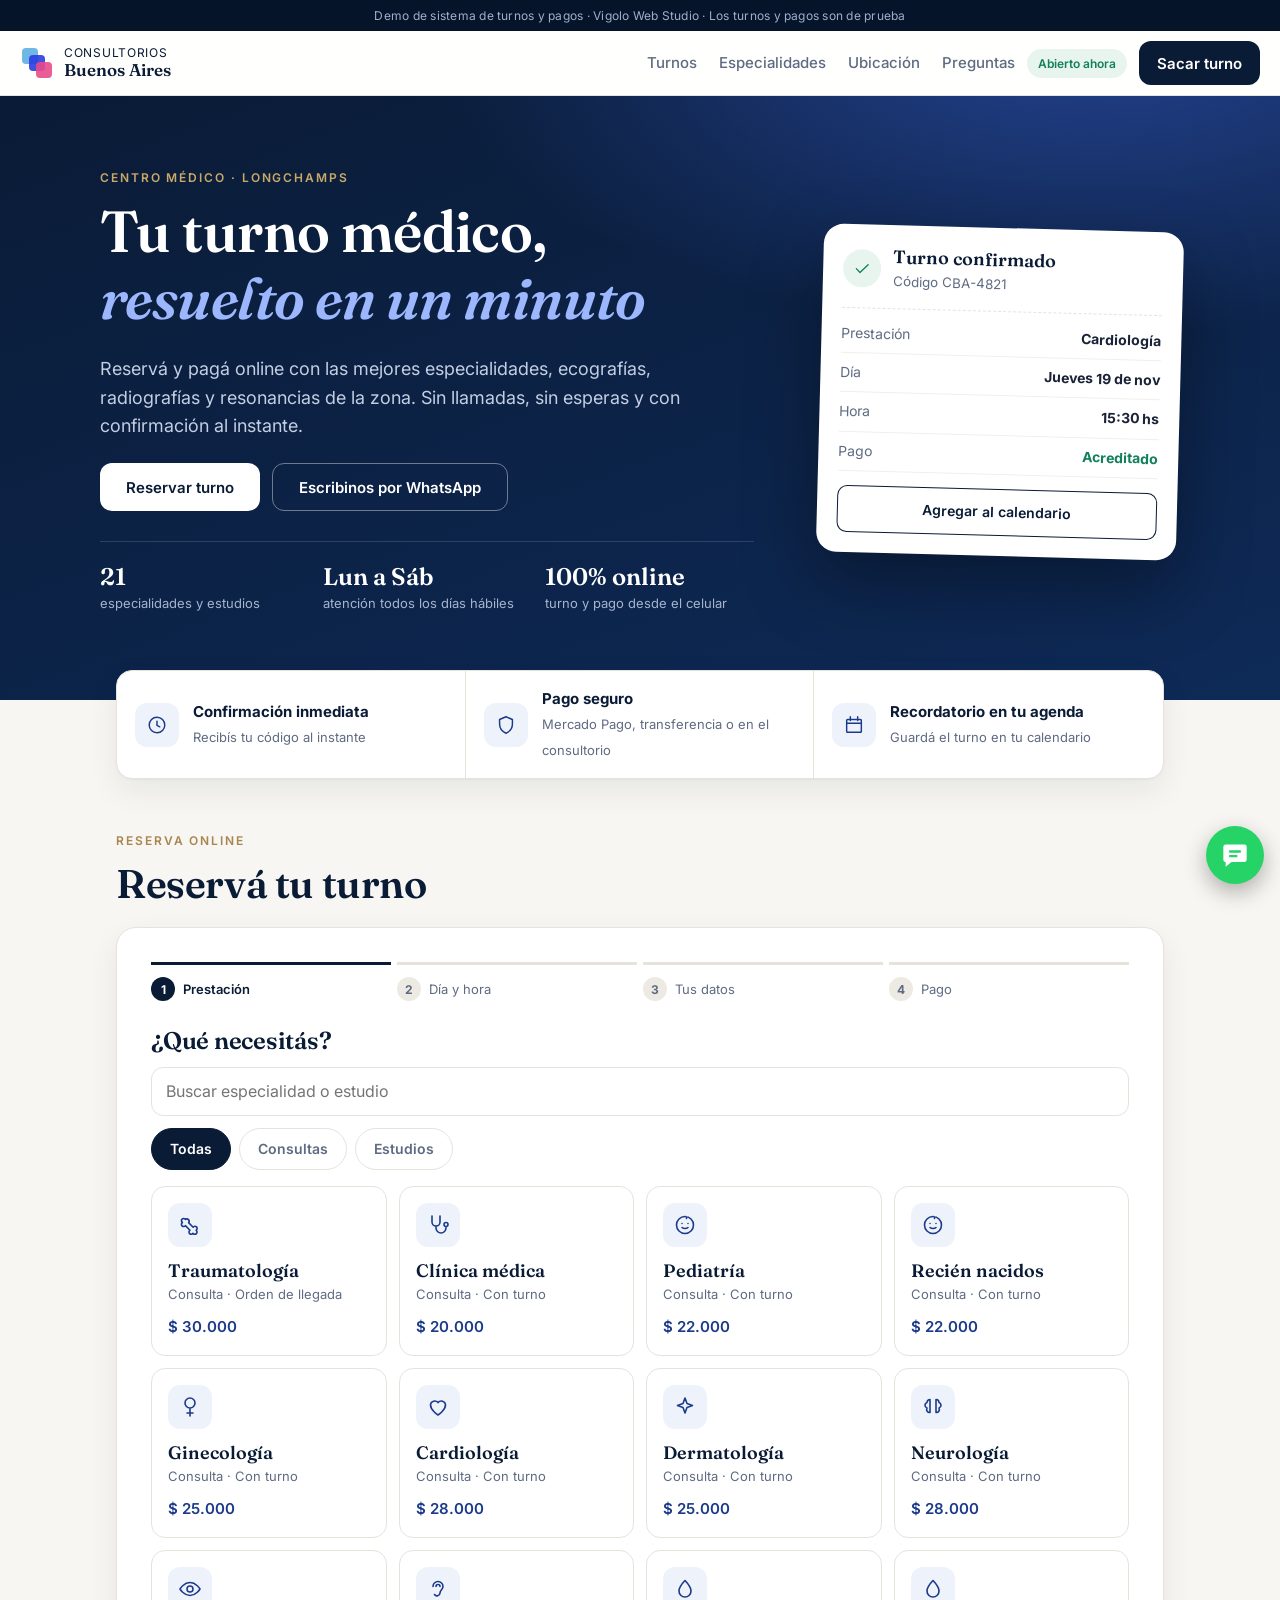
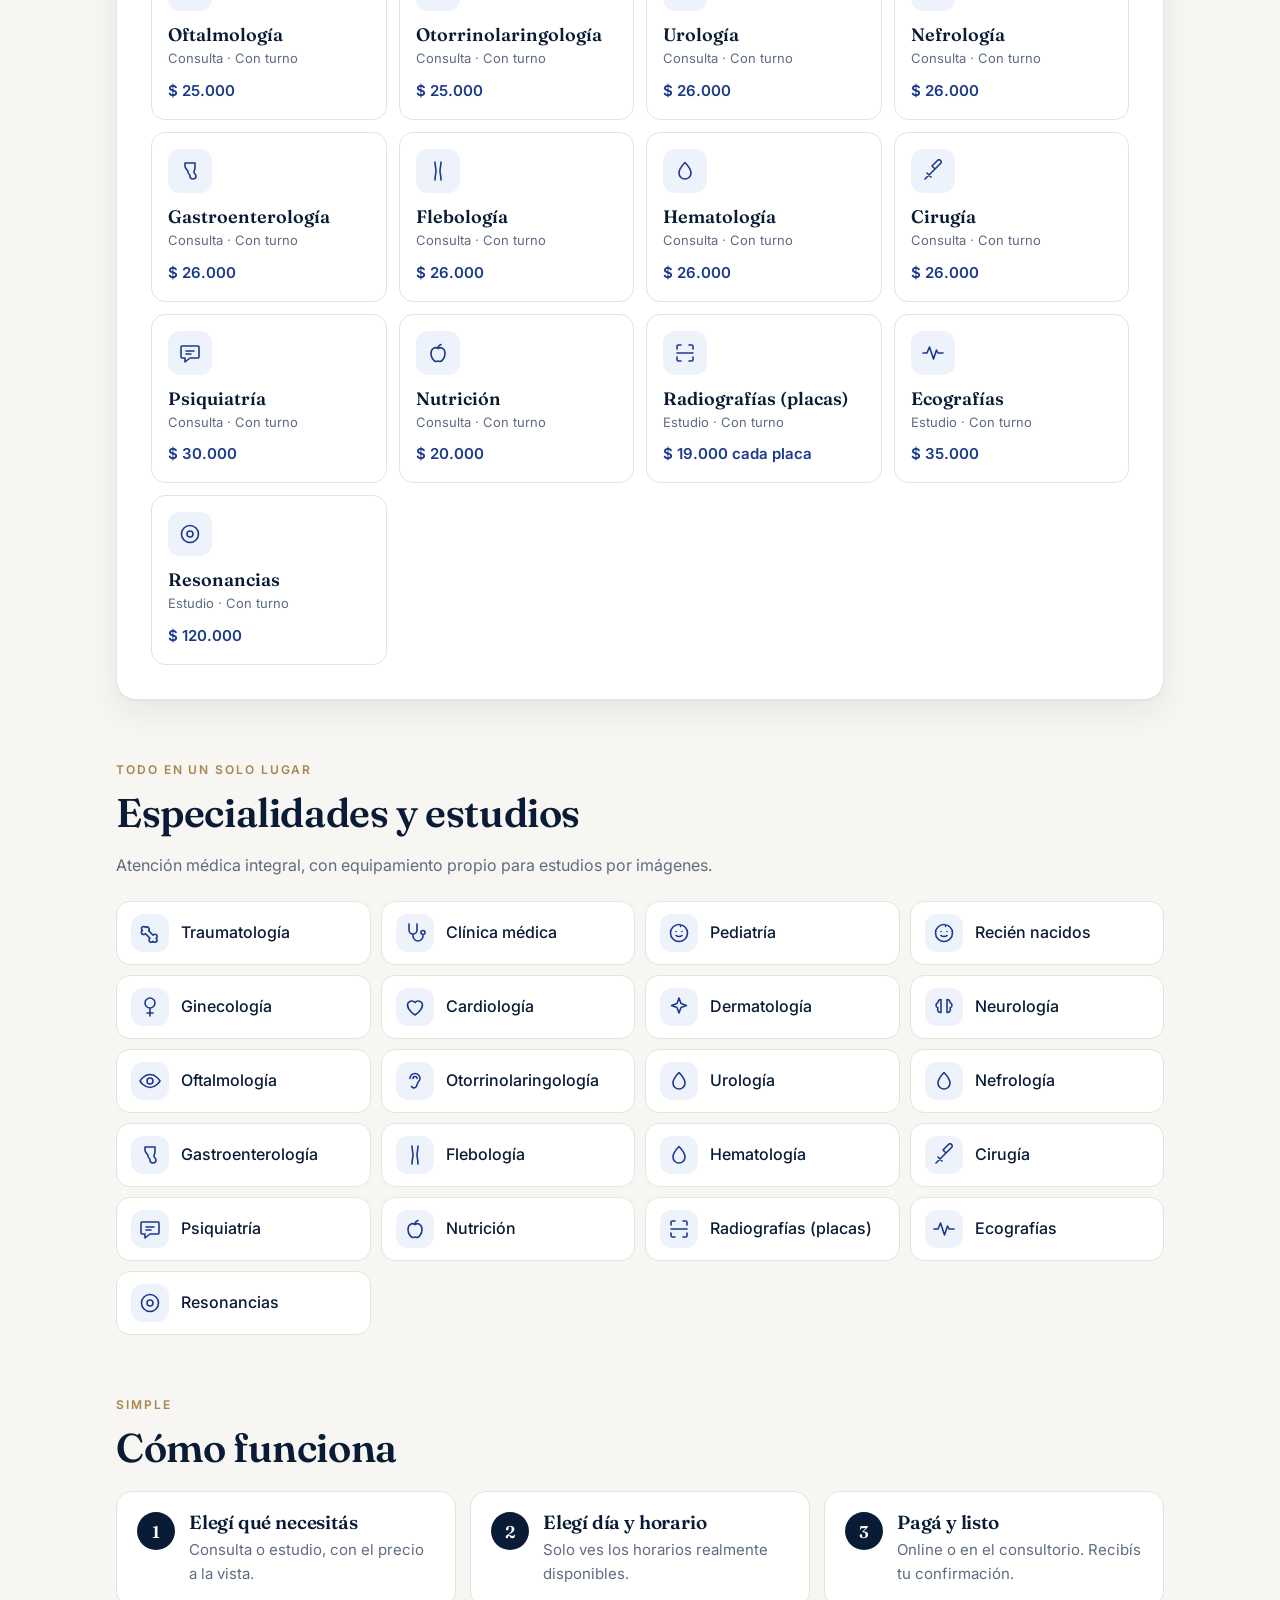
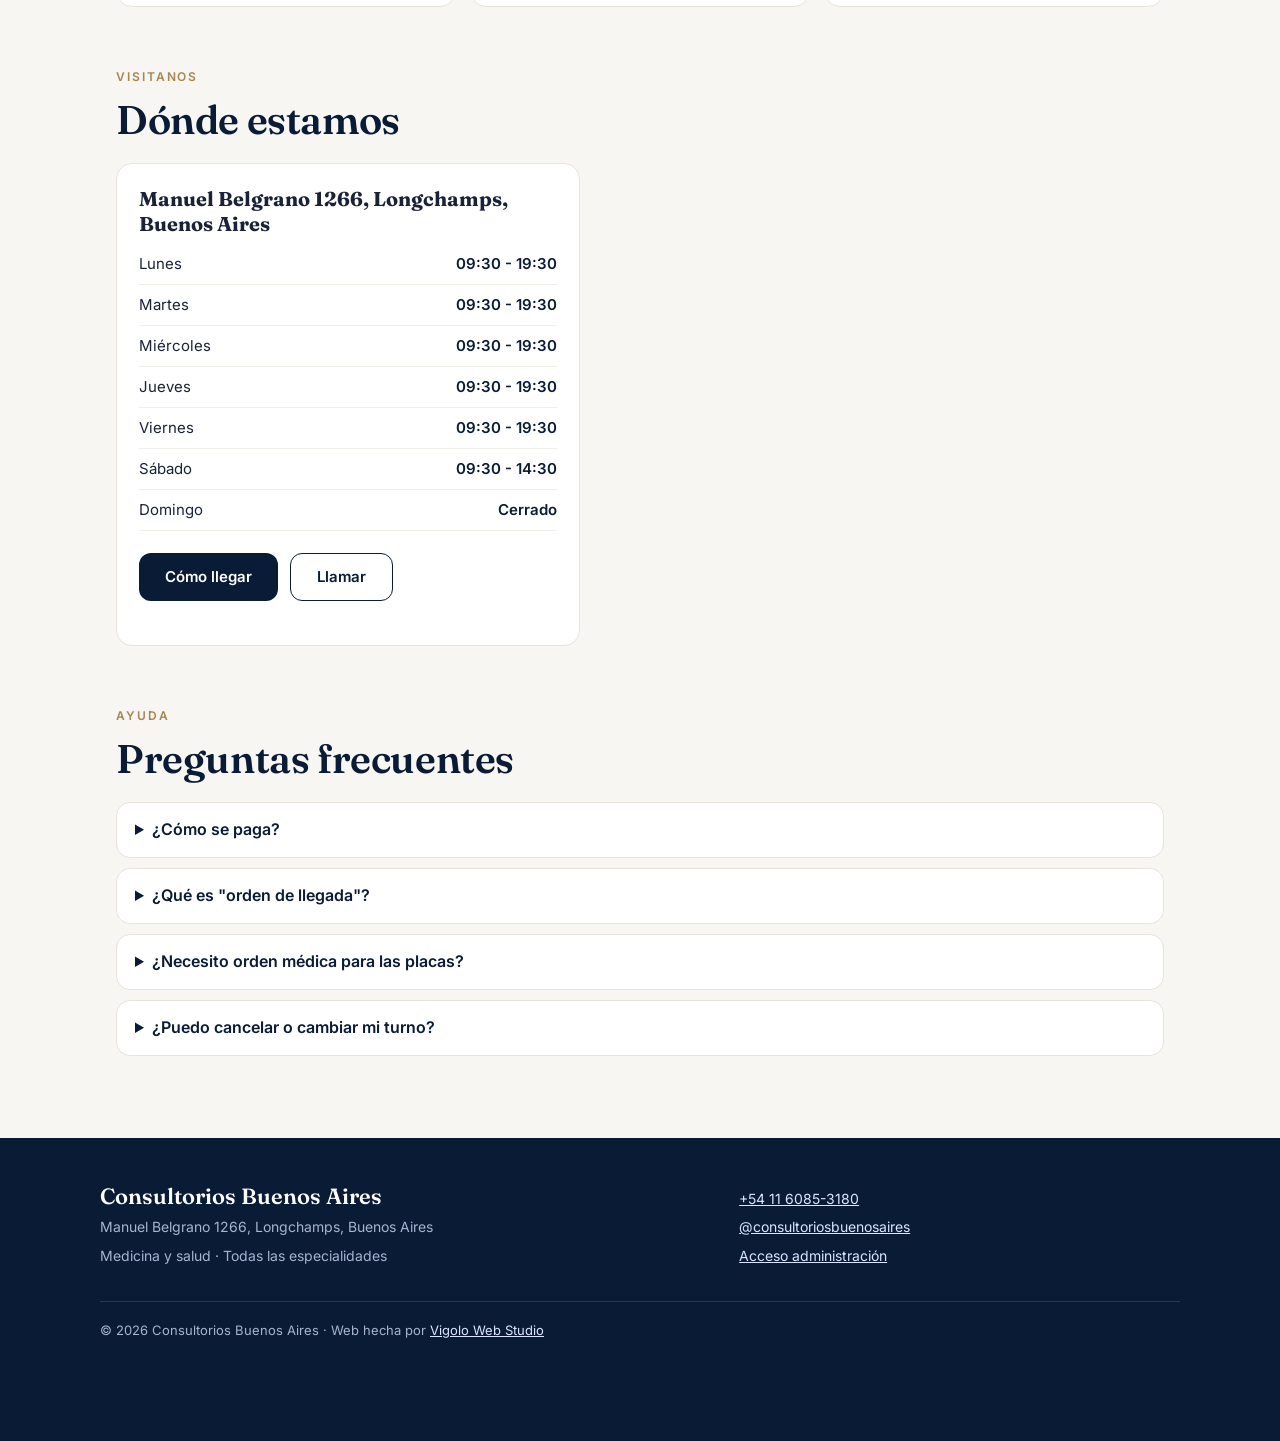
<file: index.html>
<!DOCTYPE html>
<html lang="es-AR">
<head>
<meta charset="utf-8">
<meta name="viewport" content="width=device-width, initial-scale=1">
<title>Turnos online en Longchamps | Consultorios Buenos Aires</title>
<meta name="description" content="Sacá tu turno online en Consultorios Buenos Aires, Longchamps. Traumatología, clínica, pediatría, placas, ecografías y resonancias. Pagá desde el celular.">
<meta property="og:title" content="Turnos online | Consultorios Buenos Aires">
<meta property="og:description" content="Sacá tu turno y pagá tu consulta desde el celular. Longchamps.">
<meta property="og:image" content="img/og.png">
<meta property="og:type" content="website">
<meta name="theme-color" content="#0a1b36">
<link rel="icon" href="img/favicon.svg" type="image/svg+xml">
<link rel="preconnect" href="https://fonts.googleapis.com"><link rel="preconnect" href="https://fonts.gstatic.com" crossorigin>
<link href="https://fonts.googleapis.com/css2?family=Fraunces:opsz,wght@9..144,500;9..144,600&family=Inter:wght@400;500;600;700&display=swap" rel="stylesheet">
<link rel="stylesheet" href="styles.css">
<script type="application/ld+json">
{"@context":"https://schema.org","@type":"MedicalClinic","name":"Consultorios Buenos Aires","telephone":"+5491167198335","medicalSpecialty":["Traumatology","PrimaryCare","Pediatric","Gynecologic","Cardiovascular","Dermatology","Radiography"],"address":{"@type":"PostalAddress","streetAddress":"Manuel Belgrano 1266","addressLocality":"Longchamps","addressRegion":"Buenos Aires","postalCode":"B1854BQZ","addressCountry":"AR"},"openingHoursSpecification":[{"@type":"OpeningHoursSpecification","dayOfWeek":["Monday","Tuesday","Wednesday","Thursday","Friday"],"opens":"09:30","closes":"19:30"},{"@type":"OpeningHoursSpecification","dayOfWeek":"Saturday","opens":"09:30","closes":"14:30"}]}
</script>
</head>
<body>
<div class="demo-bar">Demo de sistema de turnos y pagos · Vigolo Web Studio · Los turnos y pagos son de prueba</div>

<header class="top">
  <a class="brand" href="#inicio" aria-label="Consultorios Buenos Aires, inicio">
    <svg width="34" height="34" viewBox="0 0 34 34" aria-hidden="true"><rect x="2" y="2" width="16" height="16" rx="4" fill="#6fb8e6"/><rect x="9" y="9" width="16" height="16" rx="4" fill="#2a3de0" opacity=".9"/><rect x="16" y="16" width="16" height="16" rx="4" fill="#e84b8a" opacity=".9"/></svg>
    <span>Consultorios<b>Buenos Aires</b></span>
  </a>
  <nav class="nav" aria-label="Secciones"><a href="#reservar">Turnos</a><a href="#especialidades">Especialidades</a><a href="#ubicacion">Ubicación</a><a href="#faq">Preguntas</a></nav>
  <span id="abierto" class="pill"></span>
  <a class="btn btn-sm" href="#reservar">Sacar turno</a>
</header>

<main id="inicio">
  <section class="hero">
    <div class="hero-in">
      <div class="hero-txt">
        <p class="eyebrow">Centro médico · Longchamps</p>
        <h1>Tu turno médico, <em>resuelto en un minuto</em></h1>
        <p class="lead">Reservá y pagá online con las mejores especialidades, ecografías, radiografías y resonancias de la zona. Sin llamadas, sin esperas y con confirmación al instante.</p>
        <div class="cta">
          <a class="btn btn-light" href="#reservar">Reservar turno</a>
          <a class="btn btn-line" id="waHero" href="#" target="_blank" rel="noopener">Escribinos por WhatsApp</a>
        </div>
        <dl class="stats">
          <div><dt><span id="nEsp">21</span></dt><dd>especialidades y estudios</dd></div>
          <div><dt>Lun a Sáb</dt><dd>atención todos los días hábiles</dd></div>
          <div><dt>100% online</dt><dd>turno y pago desde el celular</dd></div>
        </dl>
      </div>
      <aside class="ticket" aria-hidden="true">
        <div class="t-head"><span class="t-ok" id="tkIc"></span><div><b>Turno confirmado</b><small>Código CBA-4821</small></div></div>
        <div class="t-row"><span>Prestación</span><b>Cardiología</b></div>
        <div class="t-row"><span>Día</span><b>Jueves 19 de nov</b></div>
        <div class="t-row"><span>Hora</span><b>15:30 hs</b></div>
        <div class="t-row"><span>Pago</span><b class="t-paid">Acreditado</b></div>
        <div class="t-btn">Agregar al calendario</div>
      </aside>
    </div>
  </section>

  <section class="trust">
    <ul>
      <li><span id="trIc1"></span><div><b>Confirmación inmediata</b><small>Recibís tu código al instante</small></div></li>
      <li><span id="trIc2"></span><div><b>Pago seguro</b><small>Mercado Pago, transferencia o en el consultorio</small></div></li>
      <li><span id="trIc3"></span><div><b>Recordatorio en tu agenda</b><small>Guardá el turno en tu calendario</small></div></li>
    </ul>
  </section>

  <section id="reservar" class="wrap">
    <p class="eyebrow dark">Reserva online</p>
    <h2>Reservá tu turno</h2>
    <div id="wiz" class="wiz" aria-live="polite"></div>
  </section>

  <section id="especialidades" class="wrap">
    <p class="eyebrow dark">Todo en un solo lugar</p>
    <h2>Especialidades y estudios</h2>
    <p class="sub">Atención médica integral, con equipamiento propio para estudios por imágenes.</p>
    <ul id="espdir" class="espdir"></ul>
  </section>

  <section class="wrap">
    <p class="eyebrow dark">Simple</p>
    <h2>Cómo funciona</h2>
    <ol class="pasos">
      <li><b>1</b><div><h3>Elegí qué necesitás</h3><p>Consulta o estudio, con el precio a la vista.</p></div></li>
      <li><b>2</b><div><h3>Elegí día y horario</h3><p>Solo ves los horarios realmente disponibles.</p></div></li>
      <li><b>3</b><div><h3>Pagá y listo</h3><p>Online o en el consultorio. Recibís tu confirmación.</p></div></li>
    </ol>
  </section>

  <section id="ubicacion" class="wrap">
    <p class="eyebrow dark">Visitanos</p>
    <h2>Dónde estamos</h2>
    <div class="ubic">
      <div class="ubic-card">
        <p class="dir"><b id="dir"></b></p>
        <ul id="horarios" class="horarios"></ul>
        <div class="cta"><a class="btn" id="comoLlegar" target="_blank" rel="noopener" href="#">Cómo llegar</a><a class="btn btn-ghost" id="llamar" href="#">Llamar</a></div>
      </div>
      <iframe id="mapa" title="Mapa de Consultorios Buenos Aires" loading="lazy" referrerpolicy="no-referrer-when-downgrade"></iframe>
    </div>
  </section>

  <section id="faq" class="wrap">
    <p class="eyebrow dark">Ayuda</p>
    <h2>Preguntas frecuentes</h2>
    <details><summary>¿Cómo se paga?</summary><p>Podés pagar online con Mercado Pago, por transferencia o en el consultorio al momento de la consulta (efectivo o mitad efectivo y mitad transferencia).</p></details>
    <details><summary>¿Qué es "orden de llegada"?</summary><p>Algunas consultas, como Traumatología, se atienden por orden de llegada dentro de una franja. Reservás tu lugar, te asignamos un número y te presentás desde el horario indicado.</p></details>
    <details><summary>¿Necesito orden médica para las placas?</summary><p>Sí, traé la orden del estudio impresa o en el celular. Si tenés dudas, escribinos por WhatsApp.</p></details>
    <details><summary>¿Puedo cancelar o cambiar mi turno?</summary><p id="faqCancel"></p></details>
  </section>
</main>

<footer>
  <div class="foot-in">
    <div><b class="foot-brand">Consultorios Buenos Aires</b><p id="footDir"></p><p>Medicina y salud · Todas las especialidades</p></div>
    <div><p><a id="footTel" href="#"></a></p><p><a href="https://instagram.com/consultoriosbuenosaires" target="_blank" rel="noopener">@consultoriosbuenosaires</a></p><p><a href="admin.html">Acceso administración</a></p></div>
  </div>
  <p class="credit">© <span id="anio"></span> Consultorios Buenos Aires · Web hecha por <a href="https://vigolowebstudio.com" target="_blank" rel="noopener">Vigolo Web Studio</a></p>
</footer>

<a id="waFloat" class="wa" href="#" target="_blank" rel="noopener" aria-label="Escribinos por WhatsApp">
  <svg width="28" height="28" viewBox="0 0 24 24" fill="#fff" aria-hidden="true"><path d="M4 3h16a2 2 0 0 1 2 2v11a2 2 0 0 1-2 2H9l-5 4v-4H4a2 2 0 0 1-2-2V5a2 2 0 0 1 2-2zm3 5v2h10V8zm0 4v2h7v-2z"/></svg>
</a>

<dialog id="mp"></dialog>
<script src="data.js"></script>
<script src="store.js"></script>
<script src="icons.js"></script>
<script src="app.js"></script>
</body>
</html>
</file>
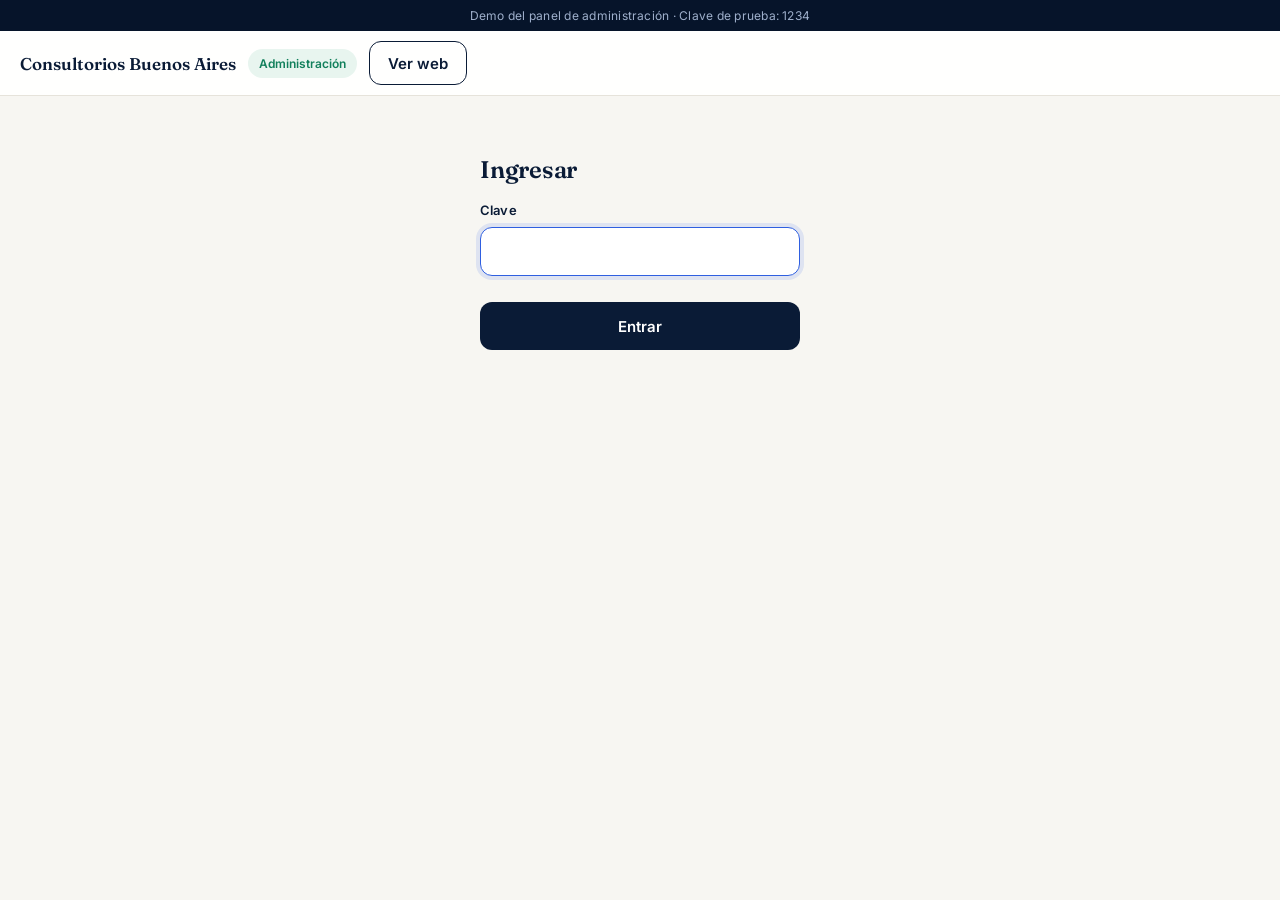
<file: admin.html>
<!DOCTYPE html>
<html lang="es-AR">
<head>
<meta charset="utf-8"><meta name="viewport" content="width=device-width, initial-scale=1">
<meta name="robots" content="noindex">
<title>Panel de administración | Consultorios Buenos Aires</title>
<link rel="icon" href="img/favicon.svg" type="image/svg+xml"><link href="https://fonts.googleapis.com/css2?family=Fraunces:opsz,wght@9..144,500;9..144,600&family=Inter:wght@400;500;600;700&display=swap" rel="stylesheet"><link rel="stylesheet" href="styles.css">
</head>
<body>
<div class="demo-bar">Demo del panel de administración · Clave de prueba: 1234</div>
<header class="top"><a class="brand" href="index.html"><b>Consultorios Buenos Aires</b></a><span class="pill">Administración</span><a class="btn btn-sm btn-ghost" href="index.html">Ver web</a></header>
<main class="adm" id="app"></main>
<script src="data.js"></script><script src="store.js"></script><script src="icons.js"></script><script src="admin.js"></script>
</body>
</html>
</file>
<file: styles.css>
:root{--ink:#0a1b36;--ink2:#13294d;--p:#1b3a8a;--p2:#2f5fe0;--a:#d6457c;--gold:#a8864e;--bg:#f7f6f2;--card:#fff;--t:#1a2238;--mut:#5f6b82;--line:#e6e3db;--ok:#12805c;--warn:#a15c07;--r:16px;--sh:0 1px 2px rgba(10,27,54,.04),0 12px 32px rgba(10,27,54,.07);--serif:"Fraunces",Georgia,"Times New Roman",serif;--sans:"Inter",system-ui,-apple-system,"Segoe UI",Roboto,sans-serif}
*{box-sizing:border-box}html{scroll-behavior:smooth;scroll-padding-top:76px}
body{margin:0;font:16px/1.6 var(--sans);color:var(--t);background:var(--bg);-webkit-font-smoothing:antialiased}
img,svg,iframe{max-width:100%}a{color:var(--p)}h1,h2,h3{font-family:var(--serif);font-weight:600;line-height:1.15;margin:0 0 .5em;color:var(--ink);letter-spacing:-.01em}
.i{display:block;flex:none}
.demo-bar{background:#06142a;color:#9fb0cc;font-size:12px;text-align:center;padding:6px 10px;letter-spacing:.02em}
.top{position:sticky;top:0;z-index:20;display:flex;align-items:center;gap:12px;padding:10px 20px;background:rgba(255,255,255,.92);backdrop-filter:blur(10px);border-bottom:1px solid var(--line)}
.brand{display:flex;align-items:center;gap:10px;text-decoration:none;color:var(--ink);font-size:12px;line-height:1.1;letter-spacing:.06em;text-transform:uppercase}.brand b{display:block;font:600 17px/1.1 var(--serif);text-transform:none;letter-spacing:0;margin-top:2px}
.nav{display:none;margin-left:auto;gap:22px}.nav a{color:var(--mut);text-decoration:none;font-weight:500;font-size:15px}.nav a:hover{color:var(--ink)}
.pill{margin-left:auto;font-size:12px;font-weight:600;padding:5px 11px;border-radius:99px;background:#e8f5ef;color:var(--ok);white-space:nowrap}.pill.off{background:#fbecea;color:#b42318}
@media(min-width:900px){.nav{display:flex}.pill{margin-left:0}}
.btn{display:inline-flex;align-items:center;justify-content:center;white-space:nowrap;min-height:48px;padding:0 26px;border-radius:12px;border:0;background:var(--ink);color:#fff;font:600 15px/1 var(--sans);text-decoration:none;cursor:pointer;transition:transform .15s,box-shadow .15s,background .15s}
.btn:hover{background:var(--ink2);transform:translateY(-1px);box-shadow:0 8px 20px rgba(10,27,54,.22)}.btn:disabled{opacity:.4;cursor:not-allowed;transform:none;box-shadow:none}.btn-sm{min-height:44px;padding:0 18px}
.btn-ghost{background:transparent;color:var(--ink);border:1.5px solid var(--ink)}.btn-ghost:hover{background:var(--ink);color:#fff}
.btn-light{background:#fff;color:var(--ink)}.btn-light:hover{background:#eef2fb}.btn-line{background:transparent;color:#fff;border:1.5px solid rgba(255,255,255,.4)}.btn-line:hover{background:rgba(255,255,255,.1)}
.btn-link{background:none;border:0;color:var(--mut);font:500 15px var(--sans);cursor:pointer;min-height:44px;padding:0 12px}.btn-link:hover{color:var(--ink)}
.eyebrow{font:600 12px/1 var(--sans);letter-spacing:.16em;text-transform:uppercase;color:#c9a96a;margin:0 0 14px}.eyebrow.dark{color:var(--gold)}
/* hero */
.hero{background:radial-gradient(1100px 500px at 85% -10%,#24428f 0,transparent 60%),linear-gradient(160deg,#0a1b36,#0e2a57);color:#fff;padding:54px 20px 64px}
.hero-in{max-width:1080px;margin:auto;display:grid;gap:34px;align-items:center}
.hero h1{color:#fff;font-size:clamp(34px,6.4vw,58px);margin-bottom:.4em}.hero h1 em{font-style:italic;color:#9db7ff}
.lead{font-size:18px;color:#c3cee3;max-width:54ch}.cta{display:flex;flex-wrap:wrap;gap:12px;margin:22px 0}
.stats{display:grid;grid-template-columns:repeat(3,1fr);gap:14px;margin:30px 0 0;padding-top:22px;border-top:1px solid rgba(255,255,255,.14)}.stats dt{font:600 24px/1.1 var(--serif);color:#fff}.stats dd{margin:4px 0 0;font-size:13px;color:#a6b4cf;line-height:1.35}
.ticket{background:#fff;color:var(--t);border-radius:20px;padding:20px;box-shadow:0 30px 70px rgba(0,0,0,.35);max-width:360px;width:100%;justify-self:center;transform:rotate(1.5deg)}
.t-head{display:flex;gap:12px;align-items:center;padding-bottom:14px;border-bottom:1px dashed var(--line);margin-bottom:6px}.t-head b{display:block;font:600 18px var(--serif);color:var(--ink)}.t-head small{color:var(--mut)}
.t-ok{width:38px;height:38px;border-radius:50%;background:#e8f5ef;color:var(--ok);display:grid;place-items:center}
.t-row{display:flex;justify-content:space-between;padding:8px 0;font-size:14px;border-bottom:1px solid #f1efe9}.t-row span{color:var(--mut)}.t-paid{color:var(--ok)}
.t-btn{margin-top:14px;text-align:center;border:1.5px solid var(--ink);border-radius:10px;padding:11px;font-weight:600;font-size:14px;color:var(--ink)}
@media(min-width:900px){.hero{padding:76px 24px 88px}.hero-in{grid-template-columns:1.25fr .75fr}.ticket{justify-self:end}}
/* trust */
.trust{max-width:1080px;margin:-30px auto 0;padding:0 16px;position:relative}.trust ul{list-style:none;margin:0;padding:0;display:grid;gap:0;background:#fff;border-radius:var(--r);box-shadow:var(--sh);border:1px solid var(--line);overflow:hidden}
.trust li{display:flex;gap:14px;align-items:center;padding:16px 18px;border-bottom:1px solid var(--line)}.trust li:last-child{border:0}.trust li>span{width:44px;height:44px;border-radius:12px;background:#eef2fb;color:var(--p);display:grid;place-items:center;flex:none}
.trust b{display:block;font-size:15px;color:var(--ink)}.trust small{color:var(--mut);font-size:13px}
@media(min-width:800px){.trust ul{grid-template-columns:repeat(3,1fr)}.trust li{border-bottom:0;border-right:1px solid var(--line)}.trust li:last-child{border:0}}
.wrap{max-width:1080px;margin:auto;padding:56px 16px 8px}.wrap h2{font-size:clamp(28px,4.4vw,40px)}.sub{color:var(--mut);margin:-.2em 0 1.4em;max-width:60ch}
/* wizard */
.wiz{background:var(--card);border:1px solid var(--line);border-radius:20px;padding:18px;box-shadow:var(--sh);margin-top:20px}
@media(min-width:760px){.wiz{padding:34px}}
.steps{display:flex;gap:6px;margin:0 0 26px;padding:0;list-style:none}.steps li{flex:1;display:flex;align-items:center;gap:8px;font-size:13px;color:var(--mut);padding-top:12px;border-top:3px solid var(--line)}
.steps li b{width:24px;height:24px;border-radius:50%;background:#eceae3;display:grid;place-items:center;font-size:12px;flex:none}.steps li span{display:none}@media(min-width:520px){.steps li span{display:inline}}
.steps li.on{border-color:var(--ink);color:var(--ink);font-weight:600}.steps li.on b{background:var(--ink);color:#fff}.steps li.done{border-color:var(--ok);color:var(--ok)}.steps li.done b{background:var(--ok);color:#fff}
.wiz h3{font-size:24px}.ptit{display:flex;align-items:center;gap:12px}
#q{margin-bottom:10px}.filtros{display:flex;gap:8px;margin:2px 0 16px;flex-wrap:wrap}
.chip{min-height:42px;padding:0 18px;border-radius:99px;border:1.5px solid var(--line);background:#fff;font:600 14px/1 var(--sans);color:var(--mut);cursor:pointer}.chip.on{background:var(--ink);border-color:var(--ink);color:#fff}
.grid{display:grid;grid-template-columns:repeat(auto-fill,minmax(230px,1fr));gap:12px}
.card{display:flex;flex-direction:column;gap:2px;text-align:left;background:#fff;border:1.5px solid var(--line);border-radius:14px;padding:16px;font:inherit;color:inherit;cursor:pointer;min-height:44px;transition:border-color .15s,box-shadow .15s,transform .15s}
.card:hover,.card.sel{border-color:var(--ink);box-shadow:var(--sh);transform:translateY(-2px)}.card b{font:600 18px var(--serif);color:var(--ink);margin-top:10px}.card small{color:var(--mut);font-size:13px}.card .precio{font-weight:600;color:var(--p);margin-top:8px;font-size:15px}
.ico{width:44px;height:44px;border-radius:12px;background:#eef2fb;color:var(--p);display:inline-grid;place-items:center;flex:none}
.pres{display:flex;align-items:center;gap:10px}.pres .ico{width:34px;height:34px;border-radius:10px}.pres .ico .i{width:18px;height:18px}
.dias{display:flex;gap:8px;overflow-x:auto;padding:4px 2px 12px;scroll-snap-type:x proximity}
.dia{flex:0 0 auto;min-width:64px;min-height:70px;scroll-snap-align:start;border:1.5px solid var(--line);border-radius:14px;background:#fff;font:inherit;cursor:pointer;display:flex;flex-direction:column;align-items:center;justify-content:center;color:var(--t)}
.dia b{font:600 22px/1 var(--serif)}.dia small{color:var(--mut);text-transform:uppercase;font-size:10.5px;letter-spacing:.08em}.dia.sel{background:var(--ink);border-color:var(--ink);color:#fff}.dia.sel small{color:#a6b4cf}.dia:disabled{opacity:.38;cursor:not-allowed;background:#f3f1ec}
.horas{display:grid;grid-template-columns:repeat(auto-fill,minmax(88px,1fr));gap:8px}
.hora{min-height:46px;border:1.5px solid var(--line);border-radius:12px;background:#fff;font:600 15px var(--sans);color:var(--t);cursor:pointer}.hora:hover{border-color:var(--ink)}.hora.sel{background:var(--ink);border-color:var(--ink);color:#fff}
.hora.big{grid-column:1/-1;padding:14px;text-align:left;font-weight:500;line-height:1.4}
.note{background:#fbf5e9;border:1px solid #efdfb8;border-radius:12px;padding:11px 14px;font-size:14px;margin:14px 0;color:#6d531a}.note.info{background:#eef2fb;border-color:#d3dcf3;color:#26407d}
label{display:block;font-weight:600;font-size:13px;margin:16px 0 6px;color:var(--ink);letter-spacing:.01em}
input,select,textarea{width:100%;min-height:48px;padding:11px 14px;border:1.5px solid var(--line);border-radius:12px;font:inherit;background:#fff;color:var(--t)}input:focus,select:focus,textarea:focus{outline:0;border-color:var(--p2);box-shadow:0 0 0 4px rgba(47,95,224,.12)}
input[type=checkbox],input[type=radio]{width:auto;min-height:0}
.row{display:flex;gap:12px}.row>*{flex:1}.actions{display:flex;gap:10px;justify-content:space-between;align-items:center;margin-top:24px;flex-wrap:wrap}
.resumen{background:#faf9f6;border:1px solid var(--line);border-radius:14px;padding:14px 16px;margin:0 0 16px}.resumen div{display:flex;justify-content:space-between;gap:12px;padding:5px 0;font-size:15px}.resumen div>span:first-child{color:var(--mut)}.resumen .pres{color:var(--ink);font-weight:600}.resumen .tot{border-top:1px solid var(--line);margin-top:8px;padding-top:12px;font:600 24px var(--serif);color:var(--ink)}.resumen .tot span:first-child{color:var(--ink)}
.pagos{display:grid;gap:10px}.pago{display:flex;gap:12px;align-items:flex-start;border:1.5px solid var(--line);border-radius:14px;padding:14px;cursor:pointer;font-weight:400;margin:0}.pago.sel{border-color:var(--ink);background:#f5f8ff}.pago input{margin-top:5px;accent-color:var(--ink)}.pago b{display:block;font-size:15px;color:var(--ink)}.pago small{color:var(--mut);font-size:13.5px;line-height:1.4}
.stepper{display:inline-flex;align-items:center;gap:8px}.stepper button{width:48px;height:48px;border-radius:12px;border:1.5px solid var(--line);background:#fff;font-size:22px;cursor:pointer}.stepper output{min-width:36px;text-align:center;font:600 24px var(--serif)}
.ok{text-align:center}.ok .big{width:68px;height:68px;border-radius:50%;background:#e8f5ef;color:var(--ok);display:grid;place-items:center;margin:4px auto 12px}.ok .big .i{width:34px;height:34px}.codigo{display:inline-block;font:600 26px ui-monospace,monospace;letter-spacing:3px;background:#faf9f6;border:1.5px dashed var(--gold);border-radius:12px;padding:8px 20px;margin:8px 0 16px;color:var(--ink)}
.err{color:#b42318;font-size:14px;margin-top:8px}
/* secciones */
.espdir{list-style:none;margin:0;padding:0;display:grid;grid-template-columns:repeat(auto-fill,minmax(210px,1fr));gap:10px}.espdir li{display:flex;align-items:center;gap:12px;background:#fff;border:1px solid var(--line);border-radius:14px;padding:12px 14px;font-weight:500;color:var(--ink)}.espdir .ico{width:38px;height:38px}
.pasos{list-style:none;padding:0;margin:20px 0 0;display:grid;gap:14px}@media(min-width:800px){.pasos{grid-template-columns:repeat(3,1fr)}}
.pasos li{display:flex;gap:14px;background:#fff;border:1px solid var(--line);border-radius:var(--r);padding:20px}.pasos>li>b{flex:none;width:38px;height:38px;border-radius:50%;background:var(--ink);color:#fff;display:grid;place-items:center;font:600 17px var(--serif)}.pasos h3{font-size:19px;margin-bottom:4px}.pasos p{margin:0;color:var(--mut);font-size:15px}
.ubic{display:grid;gap:16px;margin-top:20px}@media(min-width:800px){.ubic{grid-template-columns:.9fr 1.1fr}}
.ubic-card{background:#fff;border:1px solid var(--line);border-radius:var(--r);padding:22px}.dir{font:600 20px var(--serif);margin:0 0 6px}.ubic iframe{width:100%;min-height:300px;height:100%;border:0;border-radius:var(--r)}
.horarios{list-style:none;padding:0;margin:8px 0 10px}.horarios li{display:flex;justify-content:space-between;border-bottom:1px solid #f0eee8;padding:8px 0;font-size:15px}.horarios li span:last-child{font-weight:600;color:var(--ink)}
.muted{color:var(--mut)}details{background:#fff;border:1px solid var(--line);border-radius:14px;padding:14px 18px;margin-bottom:10px}summary{font-weight:600;cursor:pointer;min-height:26px;color:var(--ink)}details p{margin:.7em 0 0;color:var(--mut)}
footer{background:var(--ink);color:#a6b4cf;margin-top:64px;padding:44px 20px 100px;font-size:14px}.foot-in{max-width:1080px;margin:auto;display:grid;gap:22px}@media(min-width:700px){.foot-in{grid-template-columns:1.4fr 1fr}}
.foot-brand{font:600 22px var(--serif);color:#fff}footer p{margin:6px 0}footer a{color:#dbe5ff}.credit{max-width:1080px;margin:28px auto 0;padding-top:18px;border-top:1px solid rgba(255,255,255,.12);font-size:13px}
.wa{position:fixed;right:16px;bottom:16px;width:58px;height:58px;border-radius:50%;background:#25d366;display:grid;place-items:center;box-shadow:0 8px 22px rgba(0,0,0,.3);z-index:30}
dialog{border:0;border-radius:20px;padding:26px;max-width:400px;width:calc(100% - 32px);box-shadow:0 30px 80px rgba(0,0,0,.4)}dialog::backdrop{background:rgba(10,27,54,.6)}
.spin{width:36px;height:36px;border:4px solid var(--line);border-top-color:var(--ink);border-radius:50%;animation:s 1s linear infinite;margin:14px auto}@keyframes s{to{transform:rotate(360deg)}}
@media(prefers-reduced-motion:reduce){*{transition:none!important;animation:none!important;scroll-behavior:auto!important}}
/* admin */
.adm{max-width:1040px;margin:auto;padding:20px 14px 60px}.tabs{display:flex;gap:6px;margin:14px 0}.tabs button{min-height:44px;padding:0 18px;border-radius:10px;border:1.5px solid var(--line);background:#fff;font:600 14px/1 var(--sans);cursor:pointer;color:var(--mut)}.tabs button.on{background:var(--ink);border-color:var(--ink);color:#fff}
.kpis{display:grid;grid-template-columns:repeat(auto-fit,minmax(160px,1fr));gap:12px;margin:14px 0}.kpi{background:#fff;border:1px solid var(--line);border-radius:14px;padding:14px 16px}.kpi small{color:var(--mut)}.kpi b{display:block;font:600 28px var(--serif);color:var(--ink)}
.tbl{width:100%;border-collapse:collapse;background:#fff;border-radius:14px;overflow:hidden;font-size:14px;border:1px solid var(--line)}.tbl th,.tbl td{padding:10px 12px;border-bottom:1px solid #efede7;text-align:left;vertical-align:middle}.tbl th{background:#faf9f6;font-size:11.5px;letter-spacing:.08em;text-transform:uppercase;color:var(--mut)}.tbl .ico{width:30px;height:30px;border-radius:8px;margin-right:6px}.tbl .ico .i{width:16px;height:16px}
.scroll{overflow-x:auto}.tag{display:inline-block;padding:2px 10px;border-radius:99px;font-size:12px;font-weight:600;background:#eef0f5}.tag.pagado,.tag.atendido{background:#e8f5ef;color:var(--ok)}.tag.pendiente,.tag.confirmado{background:#fdf3e1;color:var(--warn)}.tag.cancelado{background:#fbecea;color:#b42318}.tag.verificar{background:#e8efff;color:var(--p)}
.mini{min-height:36px;padding:0 12px;border-radius:8px;border:1px solid var(--line);background:#fff;font:600 13px/1 var(--sans);cursor:pointer;margin:2px;color:var(--ink)}.mini.pri{background:var(--ink);color:#fff;border-color:var(--ink)}
.tbl input[type=number]{min-height:40px;width:120px}
@media(max-width:519px){.grid{grid-template-columns:1fr 1fr;gap:8px}.card{padding:12px}.card b{font-size:16px;margin-top:8px}.card .ico{width:38px;height:38px}.espdir{grid-template-columns:1fr 1fr}.espdir li{padding:10px;font-size:14px}.espdir .ico{width:32px;height:32px}}
@media(max-width:519px){.espdir{grid-template-columns:repeat(2,minmax(0,1fr))}.grid{grid-template-columns:repeat(2,minmax(0,1fr))}.espdir li{min-width:0}.espdir li span:last-child,.card b{overflow-wrap:anywhere;hyphens:auto;font-size:14px}.card b{font-size:15px}}
</file>
